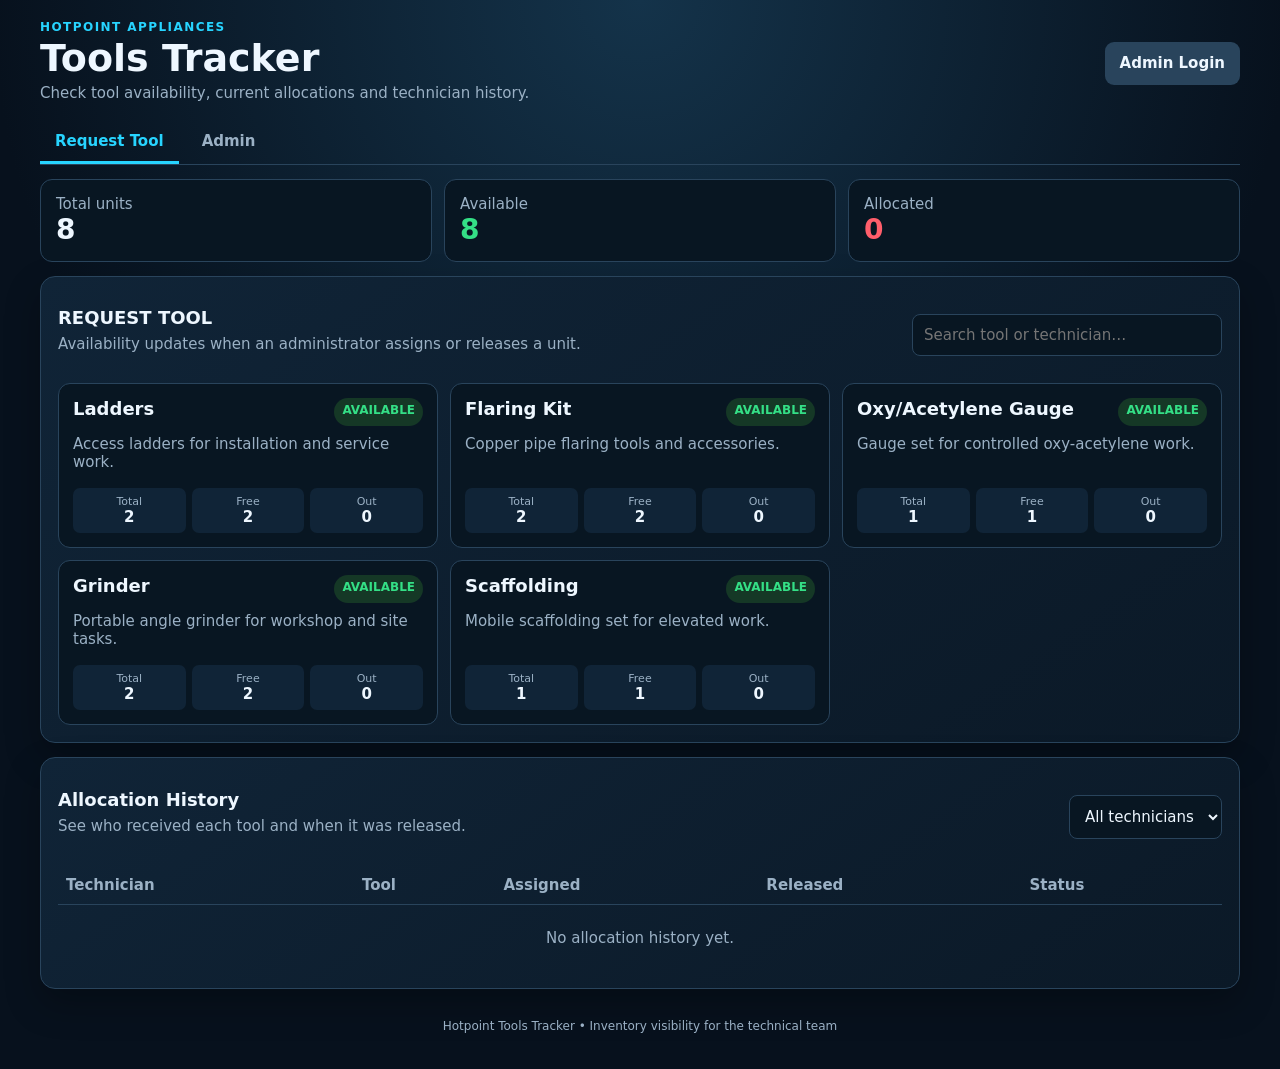
<file: index.html>
<!doctype html>
<html lang="en">
<head>
  <meta charset="utf-8">
  <meta name="viewport" content="width=device-width,initial-scale=1">
  <title>Hotpoint Tools Tracker | Request Tool</title>
  <link rel="stylesheet" href="style.css">
</head>
<body data-page="request">
  <div class="shell">
    <header>
      <div><div class="eyebrow">HOTPOINT APPLIANCES</div><h1>Tools Tracker</h1><p>Check tool availability, current allocations and technician history.</p></div>
      <a class="button secondary" href="admin.html">Admin Login</a>
    </header>

    <nav class="tabs" aria-label="Page navigation"><a class="active" href="index.html">Request Tool</a><a href="admin.html">Admin</a></nav>

    <section class="summary" aria-label="Inventory summary">
      <article class="stat"><span>Total units</span><strong id="totalUnits">0</strong></article>
      <article class="stat available"><span>Available</span><strong id="availableUnits">0</strong></article>
      <article class="stat allocated"><span>Allocated</span><strong id="allocatedUnits">0</strong></article>
    </section>

    <main class="card">
      <div class="section-head"><div><h2>REQUEST TOOL</h2><p>Availability updates when an administrator assigns or releases a unit.</p></div><label class="search"><span class="sr-only">Search tools</span><input id="toolSearch" type="search" placeholder="Search tool or technician…"></label></div>
      <div id="toolGrid" class="tool-grid"></div>
      <div id="emptyTools" class="empty" hidden>No tools match your search.</div>
    </main>

    <section class="card history-card">
      <div class="section-head"><div><h2>Allocation History</h2><p>See who received each tool and when it was released.</p></div><label><span class="sr-only">Filter technician</span><select id="historyFilter"><option value="">All technicians</option></select></label></div>
      <div class="table-wrap"><table><thead><tr><th>Technician</th><th>Tool</th><th>Assigned</th><th>Released</th><th>Status</th></tr></thead><tbody id="historyBody"></tbody></table></div>
      <div id="emptyHistory" class="empty" hidden>No allocation history yet.</div>
    </section>
    <footer>Hotpoint Tools Tracker • Inventory visibility for the technical team</footer>
  </div>
  <script src="script.js"></script>
</body>
</html>
</file>
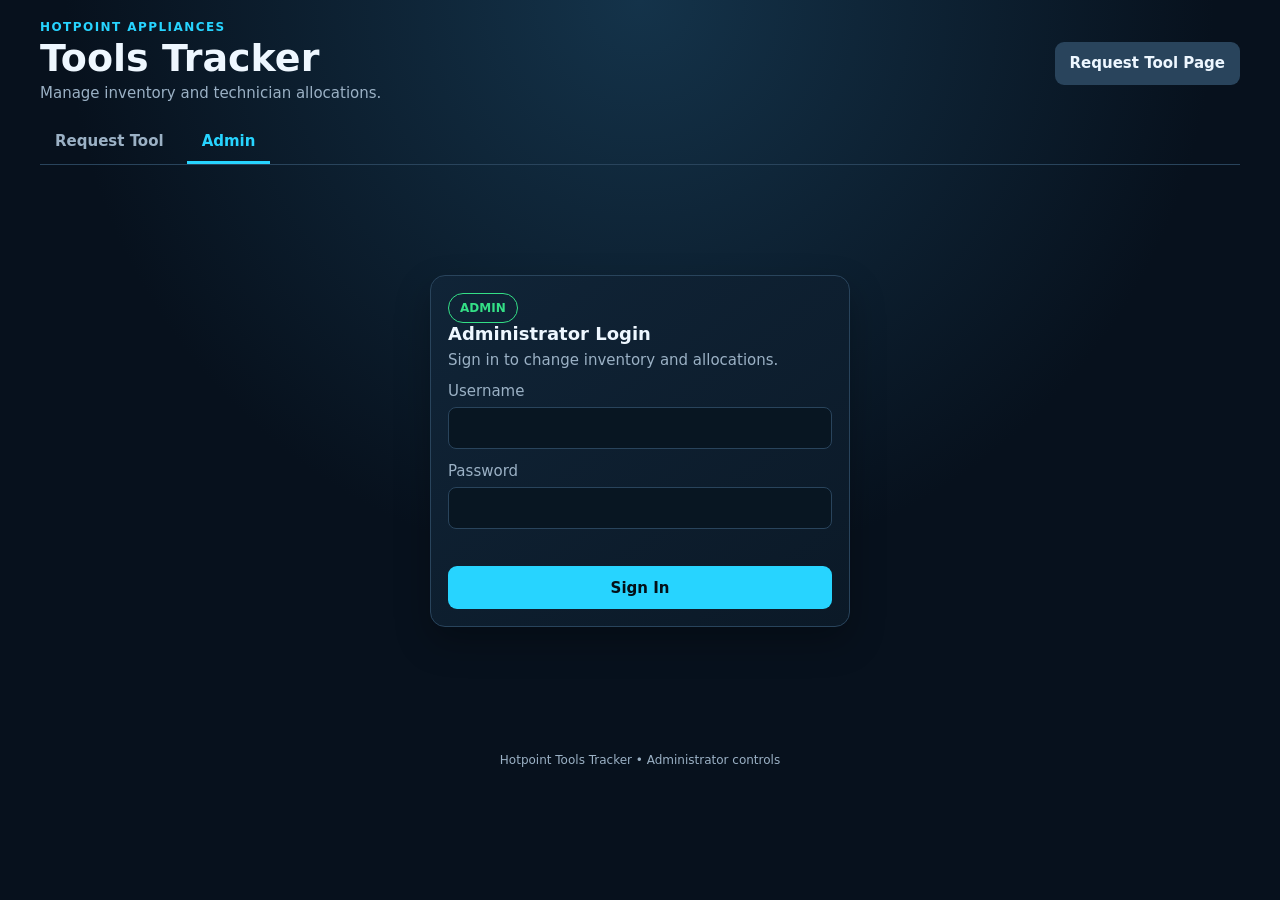
<file: admin.html>
<!doctype html>
<html lang="en">
<head>
  <meta charset="utf-8"><meta name="viewport" content="width=device-width,initial-scale=1">
  <title>Hotpoint Tools Tracker | Admin</title><link rel="stylesheet" href="style.css">
</head>
<body data-page="admin">
  <div class="shell">
    <header><div><div class="eyebrow">HOTPOINT APPLIANCES</div><h1>Tools Tracker</h1><p>Manage inventory and technician allocations.</p></div><a class="button secondary" href="index.html">Request Tool Page</a></header>
    <nav class="tabs"><a href="index.html">Request Tool</a><a class="active" href="admin.html">Admin</a></nav>

    <main id="loginPanel" class="auth-wrap">
      <form id="loginForm" class="card auth-card">
        <span class="lock-icon">ADMIN</span><h2>Administrator Login</h2><p>Sign in to change inventory and allocations.</p>
        <label>Username<input id="username" autocomplete="username" required></label>
        <label>Password<input id="password" type="password" autocomplete="current-password" required></label>
        <p id="loginError" class="form-error" role="alert"></p><button type="submit">Sign In</button>
      </form>
    </main>

    <main id="adminPanel" hidden>
      <div class="admin-bar"><div><span class="badge">Admin session</span><h2>Inventory Management</h2></div><button id="logoutBtn" class="danger-button">Log Out</button></div>
      <section class="admin-grid">
        <form id="toolForm" class="card">
          <h2>Add a Tool</h2><p>Create an inventory item and set its total quantity.</p>
          <label>Tool name<input id="toolName" required placeholder="e.g. Vacuum pump"></label>
          <label>Quantity<input id="toolQuantity" type="number" min="1" step="1" required value="1"></label>
          <label>Description<textarea id="toolDescription" rows="4" required placeholder="Tool details or identification notes"></textarea></label>
          <button type="submit">Add Tool</button>
        </form>
        <form id="assignmentForm" class="card">
          <h2>Assign a Tool</h2><p>Allocate one available unit to a technician.</p>
          <label>Tool<select id="assignTool" required></select></label>
          <label>Technician name<input id="technicianName" required placeholder="Full name"></label>
          <label>Date assigned<input id="assignedDate" type="date" required></label>
          <button id="assignBtn" type="submit">Assign Tool</button>
        </form>
      </section>
      <section class="card"><div class="section-head"><div><h2>Current Inventory</h2><p>Edit quantity, review allocated units, release tools or remove items.</p></div></div><div id="adminInventory" class="admin-inventory"></div></section>
    </main>
    <footer>Hotpoint Tools Tracker • Administrator controls</footer>
  </div>
  <script src="script.js"></script>
</body>
</html>
</file>
<file: style.css>
:root{--bg:#07111d;--panel:#0f2031;--panel2:#081622;--line:#29445c;--text:#eef7ff;--muted:#9bb1c5;--cyan:#27d4ff;--green:#34df86;--red:#ff5e6b;--amber:#ffc253}
*{box-sizing:border-box}html{scroll-behavior:smooth}body{margin:0;min-height:100vh;background:radial-gradient(circle at 50% 0,#14334a,var(--bg) 52%);color:var(--text);font:15px system-ui,-apple-system,"Segoe UI",sans-serif}.shell{width:min(1240px,100%);margin:auto;padding:20px}header{display:flex;justify-content:space-between;gap:15px;align-items:center;margin-bottom:15px}h1{margin:2px 0;font-size:clamp(25px,4vw,38px)}h2{font-size:18px;margin:0 0 7px}.eyebrow{color:var(--cyan);font-weight:800;letter-spacing:.12em;font-size:12px}p{margin:4px 0;color:var(--muted)}a{color:inherit;text-decoration:none}.tabs{display:flex;gap:8px;margin:0 0 14px;border-bottom:1px solid var(--line)}.tabs a{padding:11px 15px;color:var(--muted);font-weight:800;border-bottom:3px solid transparent}.tabs a.active{color:var(--cyan);border-bottom-color:var(--cyan)}.button,button{display:inline-flex;align-items:center;justify-content:center;min-height:43px;border:0;border-radius:9px;padding:10px 15px;background:var(--cyan);color:#041018;font:inherit;font-weight:800;cursor:pointer}.button.secondary,button.secondary{background:#29445c;color:var(--text)}button.danger-button,.danger-button{background:#481b22;color:var(--red);border:1px solid #73313a}button:disabled{opacity:.45;cursor:not-allowed}.card{background:linear-gradient(145deg,#102437,#0b1927);border:1px solid var(--line);border-radius:15px;padding:17px;box-shadow:0 15px 35px #0004;margin-bottom:14px}.summary{display:grid;grid-template-columns:repeat(3,1fr);gap:12px;margin-bottom:14px}.stat{background:var(--panel2);border:1px solid var(--line);border-radius:12px;padding:15px}.stat span{color:var(--muted);display:block}.stat strong{font-size:28px}.stat.available strong{color:var(--green)}.stat.allocated strong{color:var(--red)}.section-head,.admin-bar{display:flex;align-items:center;justify-content:space-between;gap:15px;margin-bottom:14px}.search{width:min(310px,100%)}input,select,textarea{width:100%;margin-top:7px;background:var(--panel2);color:var(--text);border:1px solid var(--line);border-radius:8px;padding:11px;font:inherit}input:focus,select:focus,textarea:focus{outline:2px solid #27d4ff55;border-color:var(--cyan)}label{display:block;color:var(--muted);margin:13px 0}.tool-grid{display:grid;grid-template-columns:repeat(3,1fr);gap:12px}.tool-card{background:var(--panel2);border:1px solid var(--line);border-radius:12px;padding:14px}.tool-title{display:flex;justify-content:space-between;gap:10px}.status{display:inline-block;white-space:nowrap;padding:5px 8px;border-radius:99px;font-size:12px;font-weight:900}.status.free{background:#153826;color:var(--green)}.status.busy{background:#481b22;color:var(--red)}.description{min-height:40px;margin:9px 0 13px}.availability{display:grid;grid-template-columns:repeat(3,1fr);gap:6px;text-align:center}.availability div{background:#102437;border-radius:7px;padding:7px}.availability span{display:block;color:var(--muted);font-size:11px}.assignments{margin-top:11px;padding-top:9px;border-top:1px solid var(--line)}.assignment-line{display:flex;justify-content:space-between;gap:8px;padding:7px 0;color:var(--muted);border-bottom:1px solid #29445c66}.assignment-line strong{color:var(--text)}.table-wrap{overflow-x:auto}table{width:100%;border-collapse:collapse}th,td{text-align:left;padding:10px 8px;border-bottom:1px solid var(--line);white-space:nowrap}th{color:var(--muted)}.empty{text-align:center;color:var(--muted);padding:24px}.auth-wrap{display:grid;place-items:center;min-height:62vh}.auth-card{width:min(420px,100%)}.auth-card button,.admin-grid button{width:100%}.lock-icon,.badge{display:inline-block;border:1px solid var(--green);color:var(--green);padding:7px 11px;border-radius:99px;font-size:12px;font-weight:900}.form-error{color:var(--red);min-height:20px}.admin-grid{display:grid;grid-template-columns:1fr 1fr;gap:14px}.admin-inventory{display:grid;gap:12px}.inventory-row{background:var(--panel2);border:1px solid var(--line);border-radius:11px;padding:14px}.inventory-head{display:grid;grid-template-columns:1fr 120px auto;gap:12px;align-items:end}.inventory-actions{display:flex;gap:7px}.inventory-actions button{min-height:38px;padding:8px 10px}.current-list{display:grid;gap:7px;margin-top:12px}.current-item{display:grid;grid-template-columns:1fr auto;gap:10px;align-items:center;background:#102437;padding:9px;border-radius:8px}.current-item small{color:var(--muted)}.current-item button{min-height:36px;background:#153826;color:var(--green)}footer{color:var(--muted);font-size:12px;text-align:center;padding:16px}.sr-only{position:absolute;width:1px;height:1px;padding:0;margin:-1px;overflow:hidden;clip:rect(0,0,0,0);white-space:nowrap;border:0}
@media(max-width:850px){.tool-grid{grid-template-columns:1fr 1fr}.admin-grid{grid-template-columns:1fr}}@media(max-width:600px){.shell{padding:13px}header,.section-head,.admin-bar{align-items:flex-start;flex-direction:column}.summary{grid-template-columns:repeat(3,1fr);gap:6px}.stat{padding:10px}.stat strong{font-size:22px}.tool-grid{grid-template-columns:1fr}.search{width:100%}.inventory-head{grid-template-columns:1fr}.inventory-actions{width:100%}.inventory-actions button{flex:1}.current-item{grid-template-columns:1fr}.current-item button{width:100%}.button{width:100%}}
</file>
